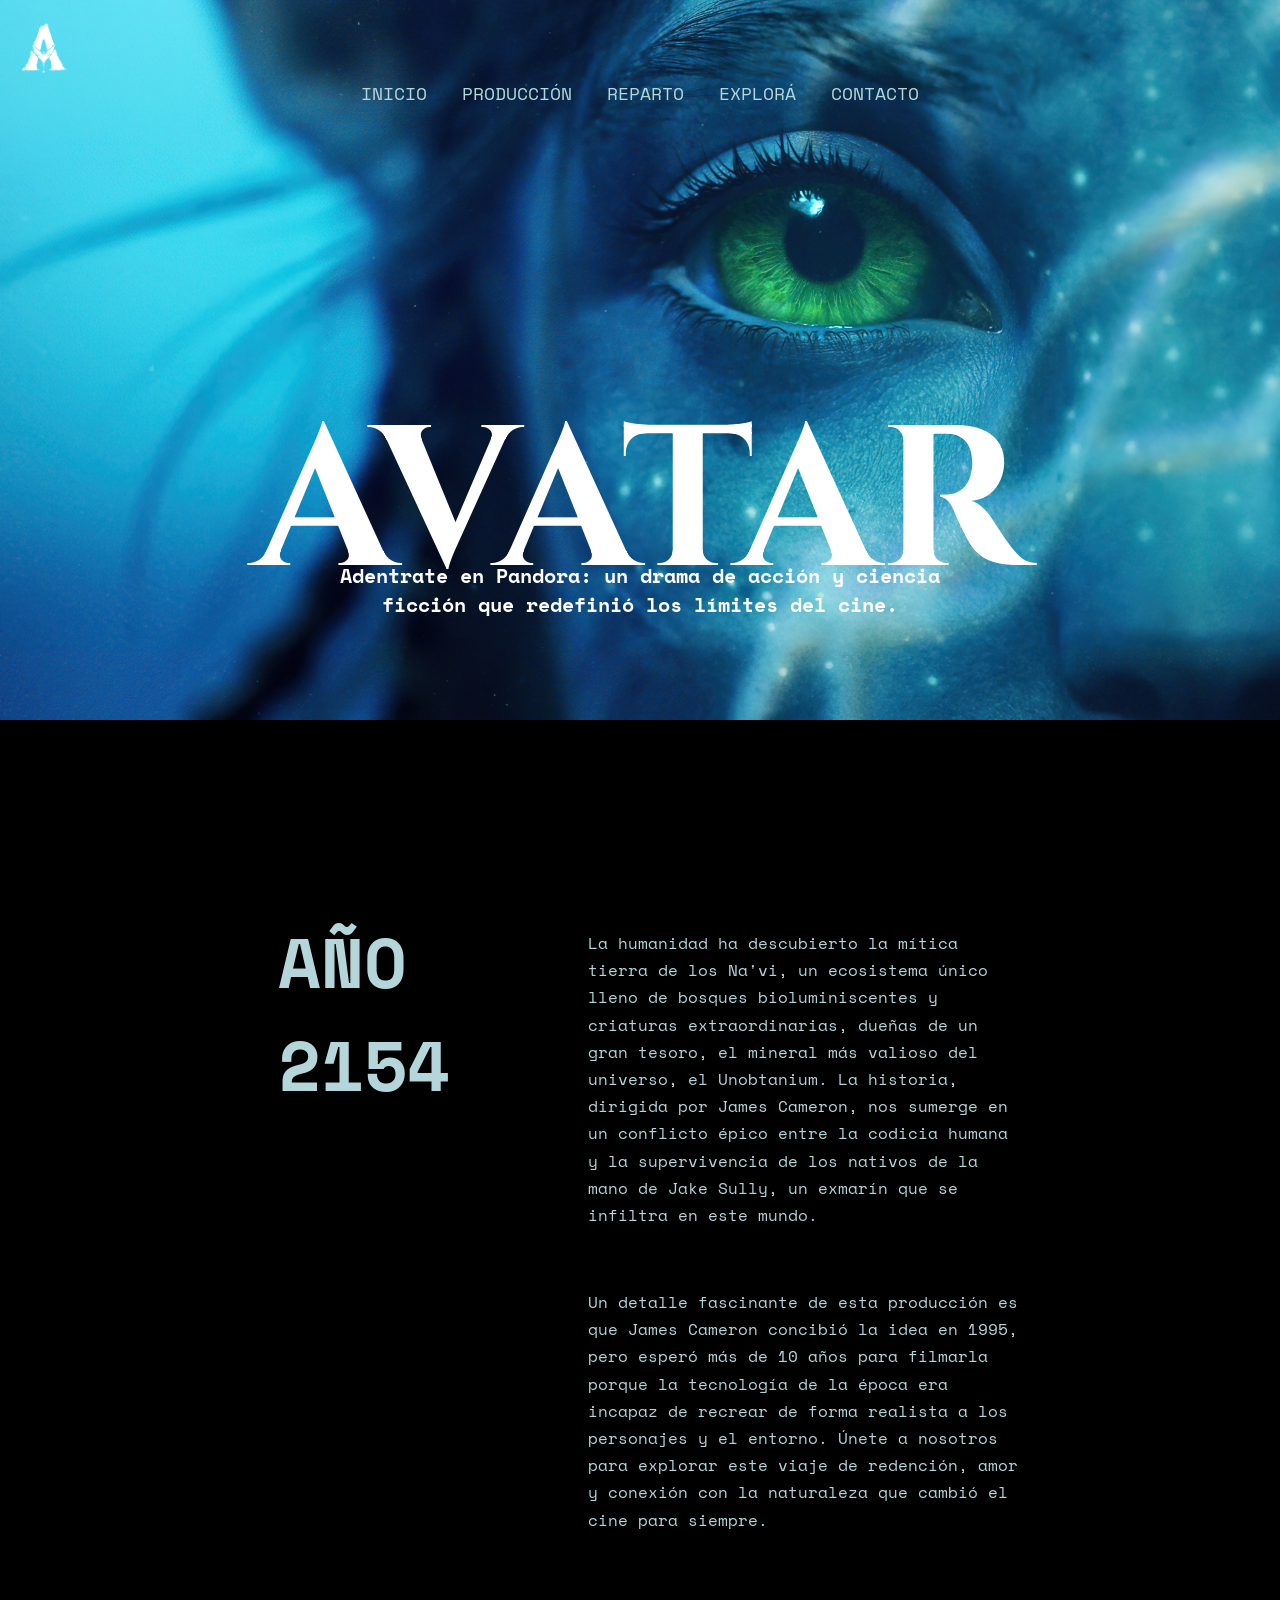
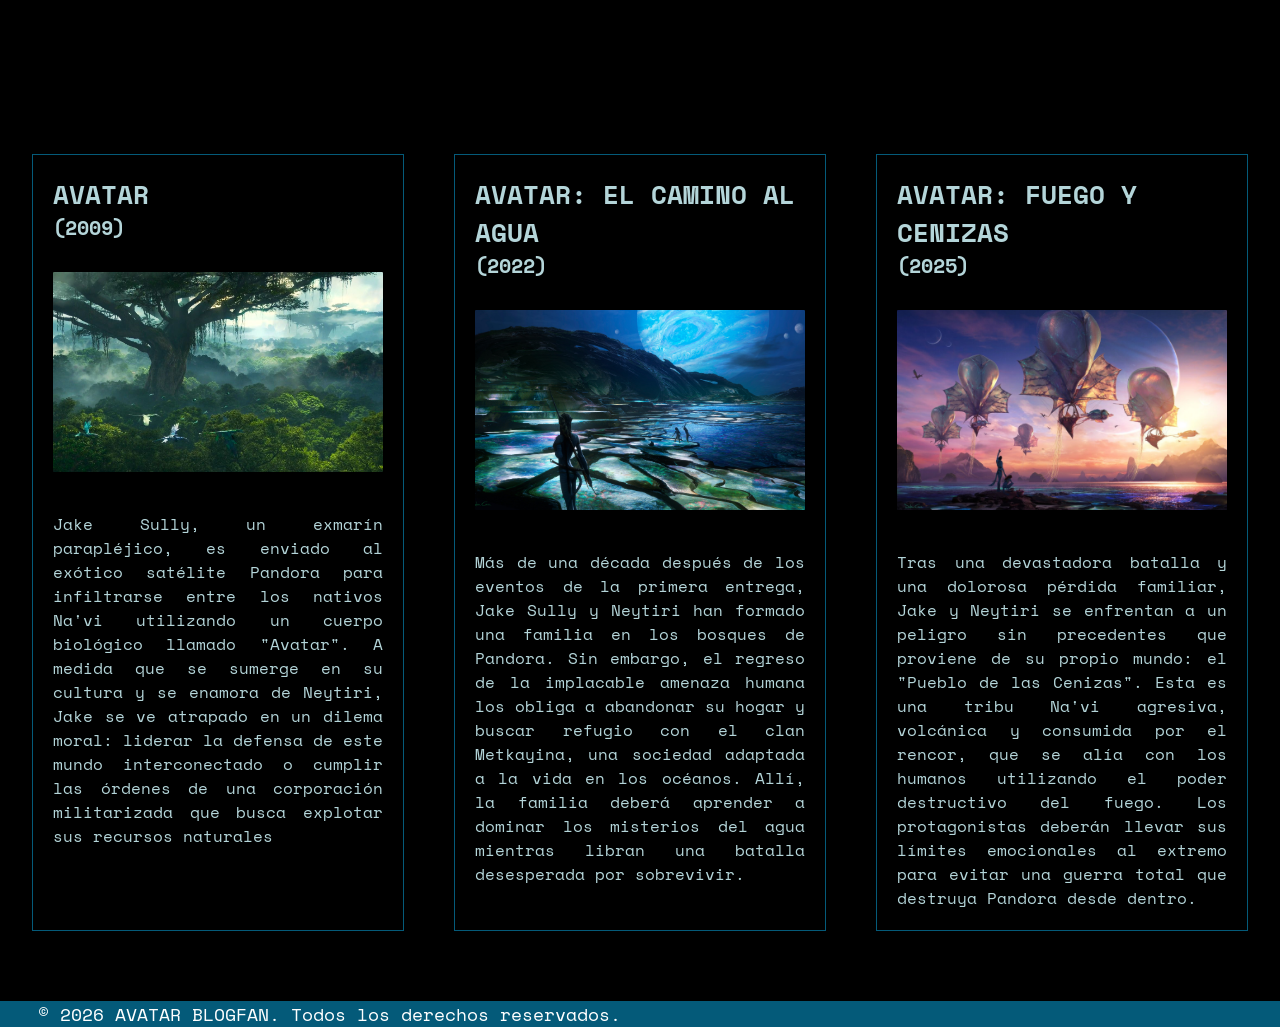
<file: index.html>
<!DOCTYPE html>
<html lang="en">

<head>
    <meta charset="UTF-8">
    <meta name="viewport" content="width=device-width, initial-scale=1.0">
    <title>Pagina principal</title>
    <link rel="preconnect" href="https://fonts.googleapis.com">
    <link rel="preconnect" href="https://fonts.gstatic.com" crossorigin>
    <link href="https://fonts.googleapis.com/css2?family=Space+Mono:ital,wght@0,400;0,700;1,400;1,700&display=swap" rel="stylesheet">

    <link rel="preconnect" href="https://fonts.googleapis.com">
    <link rel="preconnect" href="https://fonts.gstatic.com" crossorigin>
    <link href="https://fonts.googleapis.com/css2?family=Cinzel:wght@400..900&display=swap" rel="stylesheet">

    <link rel="stylesheet" href="./css/general.css">
</head>

<body>
    <header>
        <a href="./index.html">
            <img src="./img/logo avatar.png" alt="Logotipo Avatar" width="70">
        </a>
        <nav class="botones">
            
            <a href="#inicio"> INICIO</a>
            <a href="./pages/produccion.html"> PRODUCCIÓN</a>
            <a href="./pages/reparto.html">REPARTO</a>
            <a href="./pages/multimedia.html">EXPLORÁ</a>
            <a href="./pages/contacto.html">CONTACTO</a>
        </nav>

    </header>

    <main class="inicio">
        <section class="portada" id="inicio">

         <img src="./img/avatar imagen inicio.jpg" alt="Paisaje Pandora" width="100%">

         <article>
            <h1 class="titulo-grande">AVATAR</h1>
            <h2 class="pandora">Adentrate en Pandora: un drama de acción y ciencia ficción que redefinió los límites del
                cine.</h2>
         </article>
        </section>

        <section class="sinopsistodo">

         <article>
            <h2>AÑO 2154</h2>
            <p> La humanidad ha descubierto la mítica tierra de los Na'vi, un ecosistema único lleno de bosques
                bioluminiscentes y criaturas extraordinarias, dueñas de un gran tesoro, el mineral más valioso del
                universo, el Unobtanium.
                La historia, dirigida por James Cameron, nos sumerge en un conflicto épico entre la codicia humana y la
                supervivencia de los nativos de la mano de Jake Sully, un exmarín que se infiltra en este mundo.</p>
            <p>Un detalle fascinante de esta producción es que James Cameron concibió la idea en 1995, pero esperó más
                de 10 años para filmarla porque la tecnología de la época era incapaz de recrear de forma realista a los
                personajes y el entorno. Únete a nosotros para explorar este viaje de redención, amor y conexión con la
                naturaleza que cambió el cine para siempre.</p>

         </article>
        </section>


      <section class="pelis">

        <article id="avatar1">
            <h1>AVATAR</h1>
            <h2>(2009)</h2>
            <img src="./img/pandora.jpg" alt="avatar1" width="30%">
            <p>Jake Sully, un exmarín parapléjico, es enviado al exótico satélite Pandora para infiltrarse entre los
                nativos Na'vi utilizando un cuerpo biológico llamado "Avatar". A medida que se sumerge en su cultura y
                se enamora de Neytiri, Jake se ve atrapado en un dilema moral: liderar la defensa de este mundo
                interconectado o cumplir las órdenes de una corporación militarizada que busca explotar sus recursos
                naturales</p>
        </article>

        <article id="avatar2">
            <h1> AVATAR: EL CAMINO AL AGUA</h1>
            <h2>(2022) </h2>
            <img src="./img/avatar2.jpg" alt="avatar2" width="70%">
            <p>Más de una década después de los eventos de la primera entrega, Jake Sully y Neytiri han formado una
                familia en los bosques de Pandora. Sin embargo, el regreso de la implacable amenaza humana los obliga a
                abandonar su hogar y buscar refugio con el clan Metkayina, una sociedad adaptada a la vida en los
                océanos. Allí, la familia deberá aprender a dominar los misterios del agua mientras libran una batalla
                desesperada por sobrevivir.</p>
        </article>

        <article id="avatar3">
            <h1>AVATAR: FUEGO Y CENIZAS</h1>
            <h2>(2025) </h2>
            <img src="./img/avatar3.jpg" alt="avatar3" width="70%">
            <p>Tras una devastadora batalla y una dolorosa pérdida familiar, Jake y Neytiri se enfrentan a un peligro
                sin precedentes que proviene de su propio mundo: el "Pueblo de las Cenizas". Esta es una tribu Na'vi
                agresiva, volcánica y consumida por el rencor, que se alía con los humanos utilizando el poder
                destructivo del fuego. Los protagonistas deberán llevar sus límites emocionales al extremo para evitar
                una guerra total que destruya Pandora desde dentro.</p>
        </article>
      </section>

    </main>

    <footer>
        <p class="copy">&copy; 2026 AVATAR BLOGFAN. Todos los derechos reservados.</p>
    </footer>

</body>

</html>
</file>
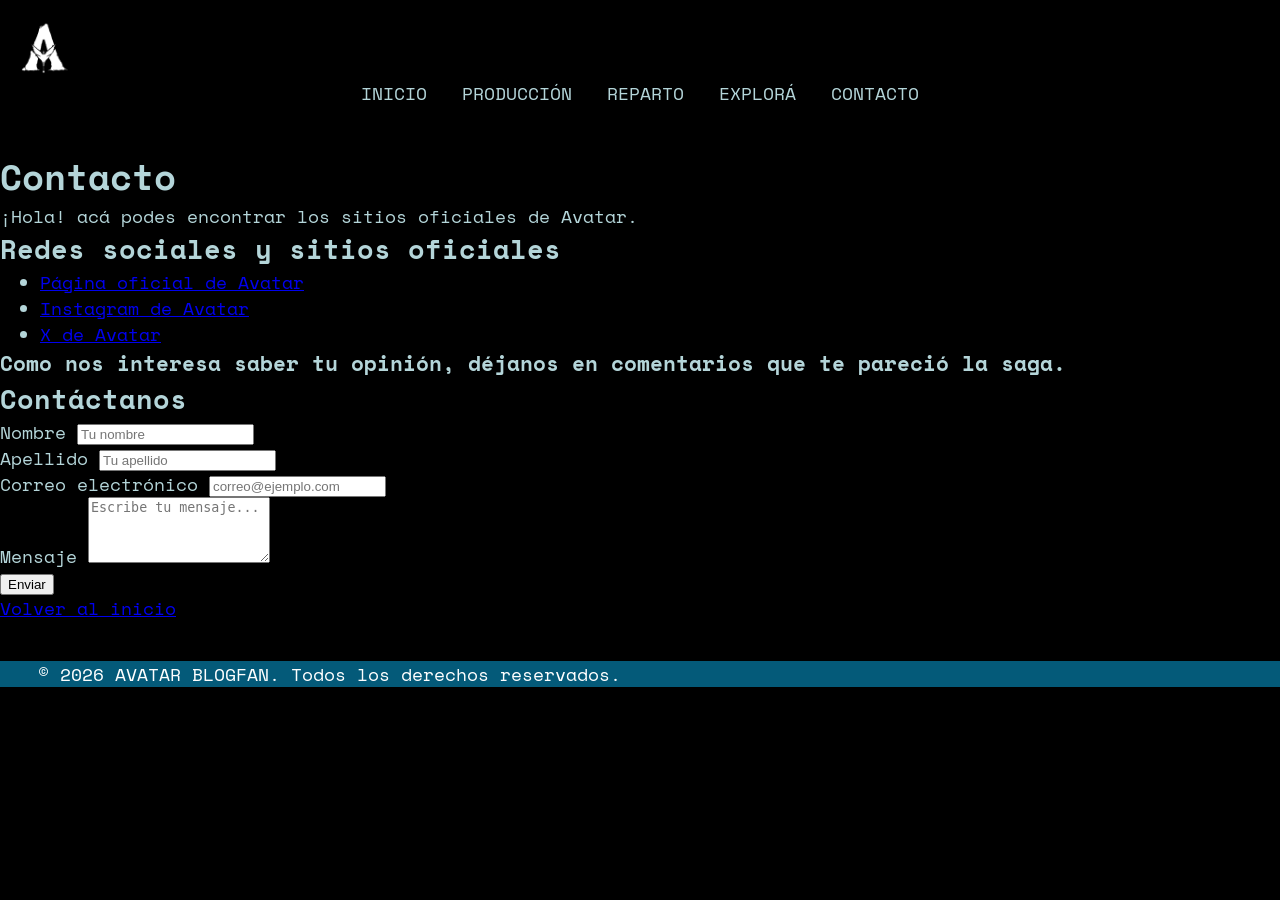
<file: pages/contacto.html>
<!DOCTYPE html>
<html lang="en">
<head>
    <meta charset="UTF-8">
    <meta name="viewport" content="width=device-width, initial-scale=1.0">
    <title>Contacto</title>
    <link rel="preconnect" href="https://fonts.googleapis.com">
    <link rel="preconnect" href="https://fonts.gstatic.com" crossorigin>
    <link href="https://fonts.googleapis.com/css2?family=Space+Mono:ital,wght@0,400;0,700;1,400;1,700&display=swap"
        rel="stylesheet">
    <link rel="stylesheet" href="../css/general.css">
    <link rel="stylesheet" href="../css/contacto.css">
    
</head>
<body>
    <header>
         <a href="../index.html">
            <img src="../img/logo avatar.png" alt="Logotipo Avatar" width="70">
        </a>
    <nav class="botones">
        <a href="../index.html#inicio">INICIO</a>
        <a href="./produccion.html"> PRODUCCIÓN</a>
        <a href="./reparto.html">REPARTO</a>
        <a href="./multimedia.html">EXPLORÁ</a>
        <a href="./contacto.html">CONTACTO</a>
    </nav>
    </header>
    <main>
        <h1>Contacto</h1>
         <p> ¡Hola! acá podes encontrar los sitios oficiales de Avatar.</p>
        <h2>Redes sociales y sitios oficiales</h2>
    <ul>
        <li><a href="https://www.avatar.com/">Página oficial de Avatar</a></li>
        <li><a href="https://www.instagram.com/avatar/?hl=es"> Instagram de Avatar</a></li>
        <li><a href="https://x.com/officialavatar">X de Avatar</a></li>
    </ul>
 
         <h3> Como nos interesa saber tu opinión, déjanos en comentarios que te pareció la saga.</h3>


    <div class="formulario">
        <h2>Contáctanos</h2>
        <form action="../index.html" method="POST">
            <div>
                <label for="nombre">Nombre</label>
                <input type="text" id="nombre" name="nombre" placeholder="Tu nombre" required>
            </div>

            <div>
                <label for="apellido">Apellido</label>
                <input type="text" id="apellido" name="apellido" placeholder="Tu apellido" required>
            </div>

            <div>
                <label for="email">Correo electrónico</label>
                <input type="email" id="email" name="email" placeholder="correo@ejemplo.com" required>
            </div>

            <div>
                <label for="mensaje">Mensaje</label>
                <textarea id="mensaje" name="mensaje" rows="4" placeholder="Escribe tu mensaje..." required></textarea>
            </div>

            <button type="submit">Enviar</button>
        </form>
        
        <p>
            <a href="../index.html#inicio">Volver al inicio</a>
        </p>
    </div>


    </main>

     <footer>
         <p class="copy">&copy; 2026 AVATAR BLOGFAN. Todos los derechos reservados.</p>
     </footer>

</body>
</html>
</file>
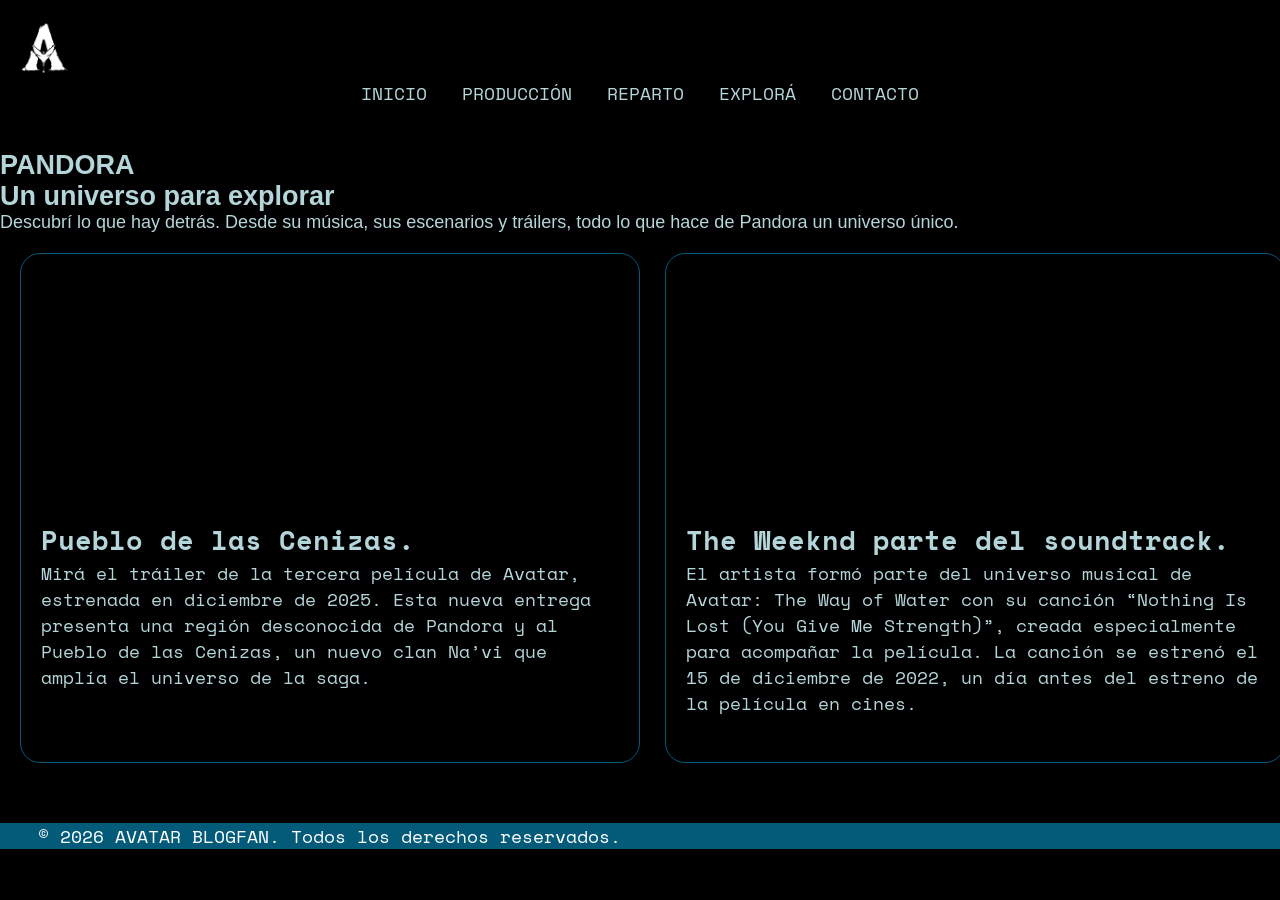
<file: pages/multimedia.html>
<!DOCTYPE html>
<html lang="en">
<head>
    <meta charset="UTF-8">
    <meta name="viewport" content="width=device-width, initial-scale=1.0">
    <title>multimedia</title>
    <link rel="preconnect" href="https://fonts.googleapis.com">
    <link rel="preconnect" href="https://fonts.gstatic.com" crossorigin>
    <link href="https://fonts.googleapis.com/css2?family=Space+Mono:ital,wght@0,400;0,700;1,400;1,700&display=swap"
        rel="stylesheet">
    <link rel="stylesheet" href="../css/general.css">
    <link rel="stylesheet" href="../css/multimedia.css">
</head>
<body>
    <header>
        <a href="../index.html">
            <img src="../img/logo avatar.png" alt="Logotipo Avatar" width="70">
        </a>
    <nav class="botones">
        <a href="../index.html#inicio">INICIO</a>
        <a href="./produccion.html"> PRODUCCIÓN</a>
        <a href="./reparto.html">REPARTO</a>
        <a href="./multimedia.html">EXPLORÁ</a>
        <a href="./contacto.html">CONTACTO</a>
    </nav>
        
    </header>
    <main>
         <section class="explora">
              <h1>PANDORA</h1>
              <h2> Un universo para explorar</h2>
              <p> Descubrí lo que hay detrás. Desde su música, sus escenarios y tráilers, todo lo que hace de Pandora un universo único.</p>
         </section>

       
    <div class="carrusel">

        
        <article class="tarjeta">
           <iframe width="560" height="315" src="https://www.youtube.com/embed/Ej_kZi6qX9w?si=oadyPXVOOV6quR5M" title="YouTube video player" frameborder="0" allow="accelerometer; autoplay; clipboard-write; encrypted-media; gyroscope; picture-in-picture; web-share" referrerpolicy="strict-origin-when-cross-origin" allowfullscreen></iframe>
        
            <h2>Pueblo de las Cenizas.</h2>
            <p>Mirá el tráiler de la tercera película de Avatar, estrenada en diciembre de 2025. Esta nueva entrega presenta una región desconocida de Pandora y al Pueblo de las Cenizas, un nuevo clan Na’vi que amplía el universo de la saga.</p>
        </article>

        <article class="tarjeta">
            
           <iframe width="560" height="315" src="https://www.youtube.com/embed/bDHD1ueL4a4?si=VfhvhmFeKyOxkCFv" title="YouTube video player" frameborder="0" allow="accelerometer; autoplay; clipboard-write; encrypted-media; gyroscope; picture-in-picture; web-share" referrerpolicy="strict-origin-when-cross-origin" allowfullscreen></iframe>
        
            <h2>The Weeknd parte del soundtrack.</h2>
            <p> El artista formó parte del universo musical de Avatar: The Way of Water con su canción “Nothing Is Lost (You Give Me Strength)”, creada especialmente para acompañar la película. La canción se estrenó el 15 de diciembre de 2022, un día antes del estreno de la película en cines.</p>
        </article>

        <article class="tarjeta">
            <iframe src="https://www.google.com/maps/embed?pb=!1m18!1m12!1m3!1d423284.69000255124!2d-118.41173260000001!3d34.02047895!2m3!1f0!2f0!3f0!3m2!1i1024!2i768!4f13.1!3m3!1m2!1s0x80c2c75ddc27da13%3A0xe22fdf6f254608f4!2sLos%20%C3%81ngeles%2C%20California%2C%20EE.%20UU.!5e0!3m2!1ses!2sar!4v1794846085373!5m2!1ses!2sar" width="600" height="450" style="border:0;" allowfullscreen="" loading="lazy" referrerpolicy="strict-origin-when-cross-origin"></iframe>
        
            <h2>La locación del rodaje.</h2>
            <p>Aunque parece un universo lejano, gran parte de Avatar fue producida en Los Ángeles, California. El Hangar Spruce Goose fue el escenario principal de captura de movimiento (performance capture). Aca se albergó el sistema de cámaras infrarrojas conocido como El Volumen, donde los actores grabaron sus escenas con trajes de sensores.</p>
        </article>
    </div>

    </main>

    <footer>
         <p class="copy">&copy; 2026 AVATAR BLOGFAN. Todos los derechos reservados.</p>
    </footer>
</body>
</html>
</file>
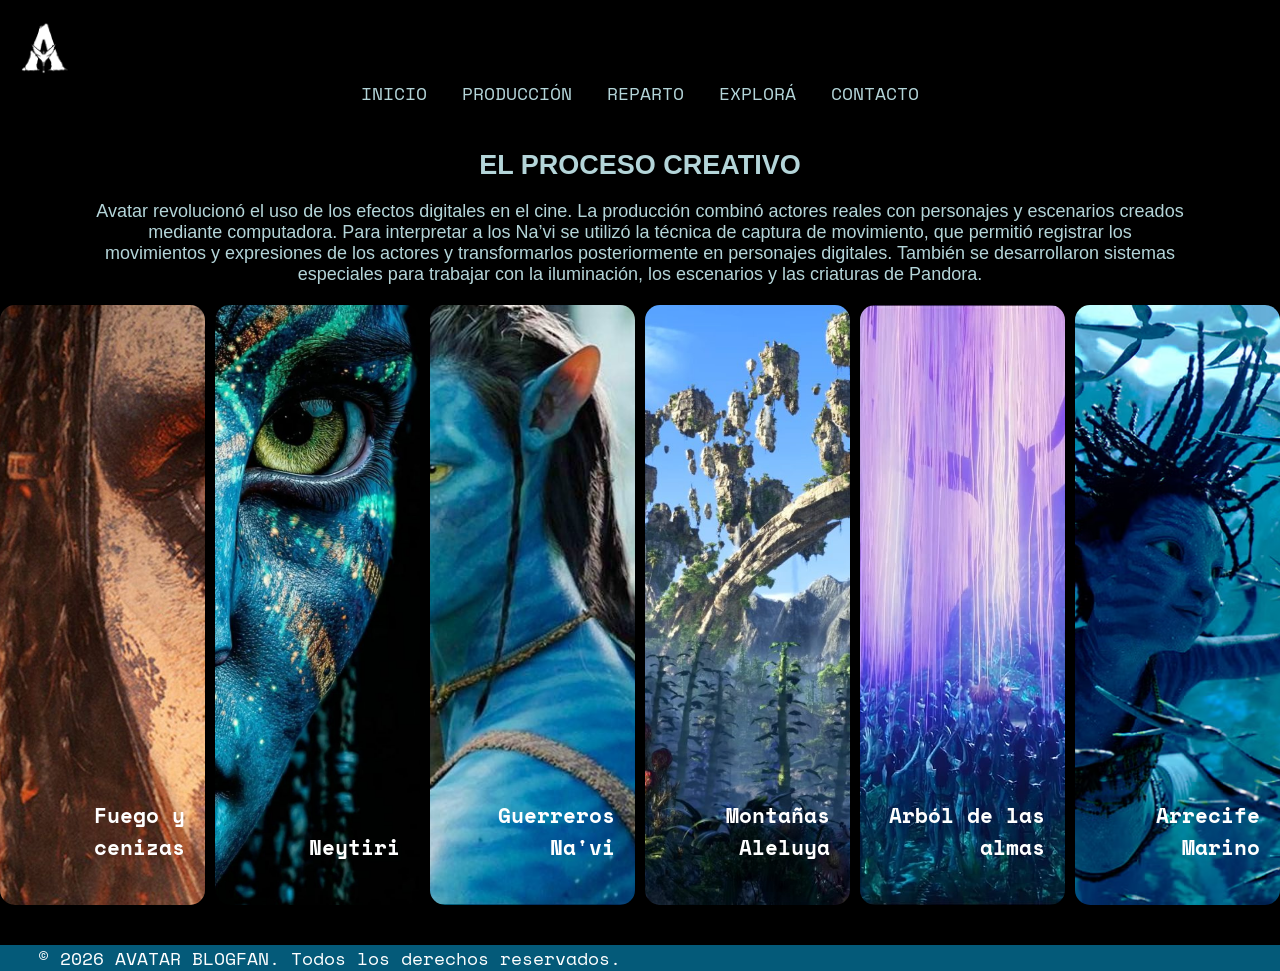
<file: pages/produccion.html>
<!DOCTYPE html>
<html lang="en">
<head>
    <meta charset="UTF-8">
    <meta name="viewport" content="width=device-width, initial-scale=1.0">
    <title>produccion</title>
    <link rel="preconnect" href="https://fonts.googleapis.com">
    <link rel="preconnect" href="https://fonts.gstatic.com" crossorigin>
    <link href="https://fonts.googleapis.com/css2?family=Space+Mono:ital,wght@0,400;0,700;1,400;1,700&display=swap"
        rel="stylesheet">
    <link rel="stylesheet" href="../css/general.css">
    <link rel="stylesheet" href="../css/produccion.css">
</head>
<body>
    <header> 
        <a href="../index.html">
            <img src="../img/logo avatar.png" alt="Logotipo Avatar" width="70">
        </a>
    <nav class="botones">
        <a href="../index.html#inicio">INICIO</a>
        <a href="./produccion.html"> PRODUCCIÓN</a>
        <a href="./reparto.html">REPARTO</a>
        <a href="./multimedia.html">EXPLORÁ</a>
        <a href="./contacto.html">CONTACTO</a>
    </nav>

    </header>
    <main>

        <section class="proceso">
            <h1> EL PROCESO CREATIVO</h1>
            <p>Avatar revolucionó el uso de los efectos digitales en el cine. La producción combinó actores reales con personajes y escenarios creados mediante computadora. Para interpretar a los Na’vi se utilizó la técnica de captura de movimiento, que permitió registrar los movimientos y expresiones de los actores y transformarlos posteriormente en personajes digitales. También se desarrollaron sistemas especiales para trabajar con la iluminación, los escenarios y las criaturas de Pandora.</p>
        </section>
         
<div class="galeria">
  <div class="columna" style="background-image: url('../img/avatar3\ ojo.jpg');">
    <div class="contenido">
    <h3>Fuego y cenizas</h3>
    <p> Avatar 3</p>
    </div>
  </div>

  <div class="columna" style="background-image: url('../img/Neytiri.png');">
    <div class="contenido">
    <h3>Neytiri</h3>
    <p>Avatar 2</p> 
    </div>
  </div>

  <div class="columna" style="background-image: url('../img/pandora\ inicio.jpg');">
    <div class="contenido">
    <h3> Guerreros Na'vi</h3>
    <p>Avatar</p>
    </div>
  </div>

  <div class="columna" style="background-image: url('../img/pandora\ 1.jpg');">
   <div class="contenido">
    <h3>Montañas Aleluya</h3>
    <p> Ayram alusìng</p>
    </div>
  </div>

  <div class="columna" style="background-image: url('../img/arbol.jpg');">
    <div class="contenido">
    <h3>Arból de las almas</h3>
    <p>Vitraya Ramunong</p>     
    <!-- profe es el nombre en idioma avatar xd -->
    </div>
  </div>

  <div class="columna" style="background-image: url('../img/marinp.avif');">
    <div class="contenido">
    <h3>Arrecife Marino</h3>
    <p>Aldea Metkayina</p>
    </div>
  </div>

</div>

    </main>
    <footer>
         <p class="copy">&copy; 2026 AVATAR BLOGFAN. Todos los derechos reservados.</p>
    </footer>
    
</body>
</html>
</file>
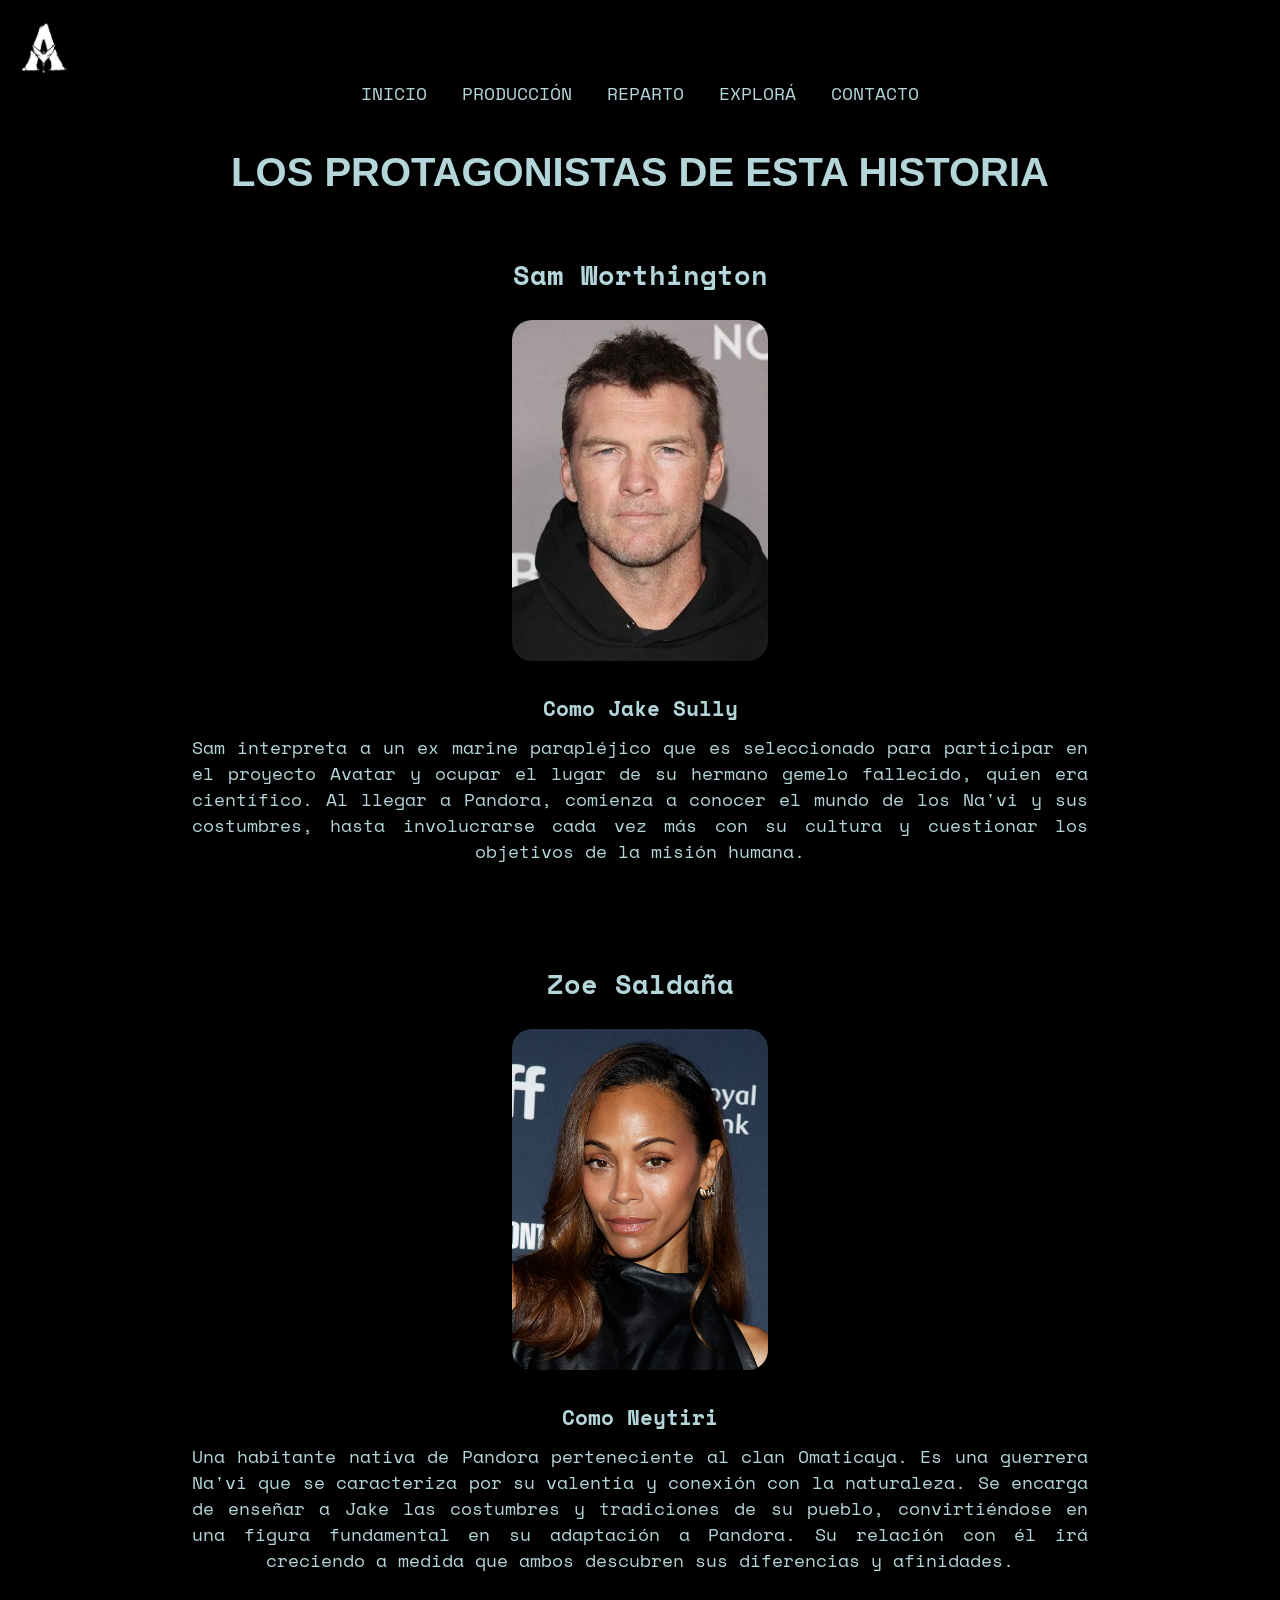
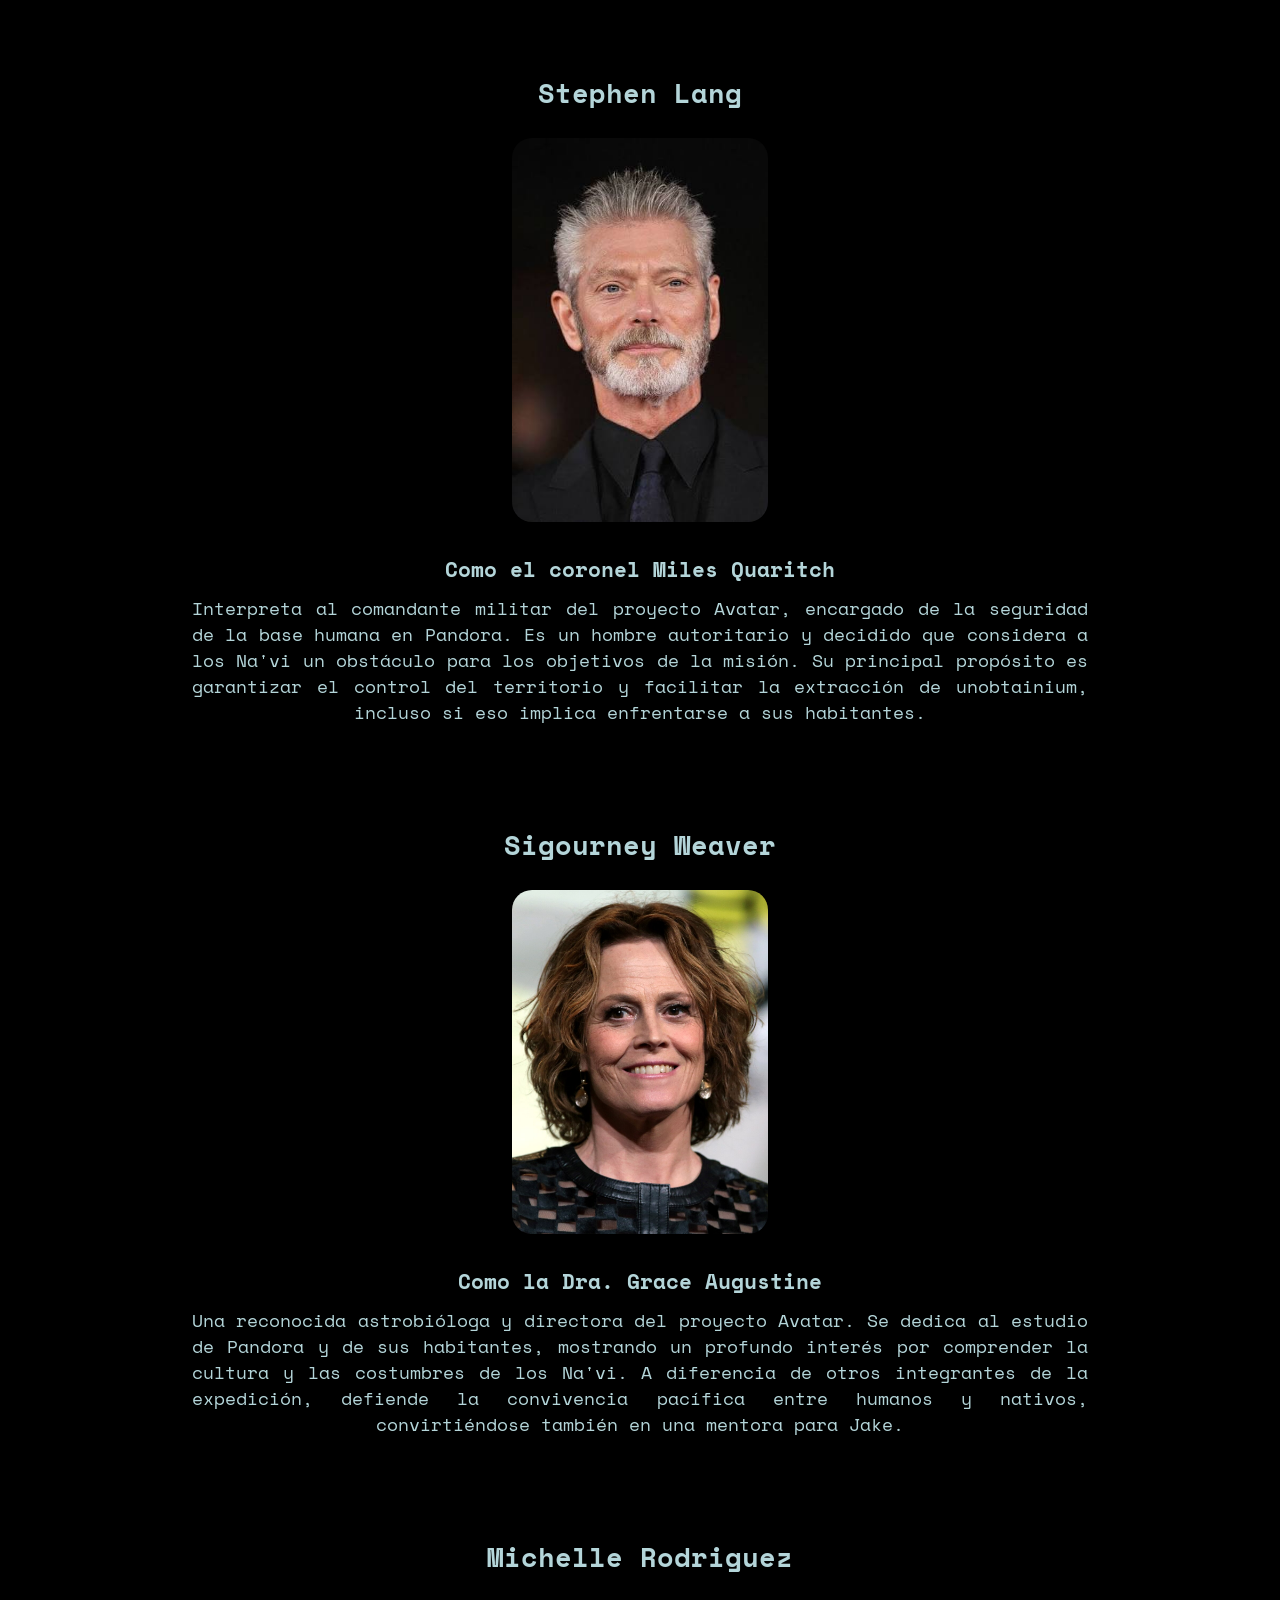
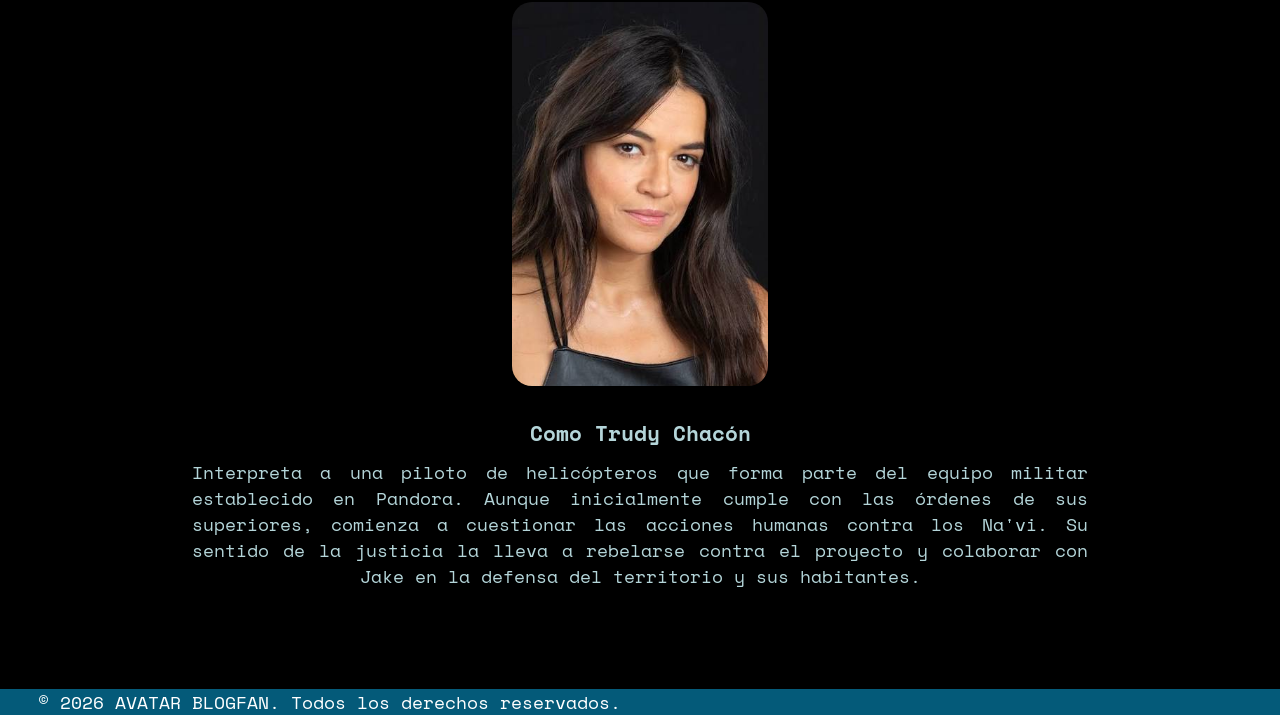
<file: pages/reparto.html>
<!DOCTYPE html>
<html lang="en">
<head>
    <meta charset="UTF-8">
    <meta name="viewport" content="width=device-width, initial-scale=1.0">
    <title>Reparto</title>
    <link rel="preconnect" href="https://fonts.googleapis.com">
    <link rel="preconnect" href="https://fonts.gstatic.com" crossorigin>
    <link href="https://fonts.googleapis.com/css2?family=Space+Mono:ital,wght@0,400;0,700;1,400;1,700&display=swap"
        rel="stylesheet">
    <link rel="stylesheet" href="../css/general.css">
    <link rel="stylesheet" href="../css/reparto.css">
</head>

<body> 
    
    <header>  
        <a href="../index.html">
            <img src="../img/logo avatar.png" alt="Logotipo Avatar" width="70">
        </a>
    <nav class="botones">
        <a href="../index.html#inicio">INICIO</a>
        <a href="./produccion.html"> PRODUCCIÓN</a>
        <a href="./reparto.html">REPARTO</a>
        <a href="./multimedia.html">EXPLORÁ</a>
        <a href="./contacto.html">CONTACTO</a>
    </nav>
    </header>

    <main>

     <article>
        <h1>LOS PROTAGONISTAS DE ESTA HISTORIA</h1>
     </article>
    
    <div class="actores">
     <h2>Sam Worthington</h2>
     <img src="../img/sam.jpg" alt="actor Sam" width="20%">
     <h3>Como Jake Sully</h3>
     <p>Sam interpreta a un ex marine parapléjico que es seleccionado para participar en el proyecto Avatar y ocupar el lugar de su hermano gemelo fallecido, quien era científico. Al llegar a Pandora, comienza a conocer el mundo de los Na'vi y sus costumbres, hasta involucrarse cada vez más con su cultura y cuestionar los objetivos de la misión humana.</p>

     <h2>Zoe Saldaña</h2>
     <img src="../img/zoe.jpg" alt="actriz Zoe" width="20%">
     <h3>Como Neytiri</h3>
     <p>Una habitante nativa de Pandora perteneciente al clan Omaticaya. Es una guerrera Na'vi que se caracteriza por su valentía y conexión con la naturaleza. Se encarga de enseñar a Jake las costumbres y tradiciones de su pueblo, convirtiéndose en una figura fundamental en su adaptación a Pandora. Su relación con él irá creciendo a medida que ambos descubren sus diferencias y afinidades.</p>

     <h2>Stephen Lang</h2>
     <img src="../img/stephen.jpg" alt="actor Stephen" width="20%">
     <h3>Como el coronel Miles Quaritch</h3>
     <p>Interpreta al comandante militar del proyecto Avatar, encargado de la seguridad de la base humana en Pandora. Es un hombre autoritario y decidido que considera a los Na'vi un obstáculo para los objetivos de la misión. Su principal propósito es garantizar el control del territorio y facilitar la extracción de unobtainium, incluso si eso implica enfrentarse a sus habitantes. </p>

     <h2>Sigourney Weaver</h2>
     <img src="../img/Sigourney.jpg" alt="actriz Sigourney" width="20%">
     <h3>Como la Dra. Grace Augustine</h3>
     <p> Una reconocida astrobióloga y directora del proyecto Avatar. Se dedica al estudio de Pandora y de sus habitantes, mostrando un profundo interés por comprender la cultura y las costumbres de los Na'vi. A diferencia de otros integrantes de la expedición, defiende la convivencia pacífica entre humanos y nativos, convirtiéndose también en una mentora para Jake.</p>

     <h2>Michelle Rodriguez</h2>
     <img src="../img/michelle.jpg" alt="actriz Michelle" width="20%">
     <h3>Como Trudy Chacón</h3>
     <p> Interpreta a una piloto de helicópteros que forma parte del equipo militar establecido en Pandora. Aunque inicialmente cumple con las órdenes de sus superiores, comienza a cuestionar las acciones humanas contra los Na'vi. Su sentido de la justicia la lleva a rebelarse contra el proyecto y colaborar con Jake en la defensa del territorio y sus habitantes.</p>
    </div>

    </main>

    <footer>
     <p class="copy">&copy; 2026 AVATAR BLOGFAN. Todos los derechos reservados.</p>
    </footer>

</body>
</html>
</file>
<file: css/general.css>
*{
    margin: 0;
}

body {
    background-color:#000000;
    color: #B4D5D9;
    font-size:18px;
    font-family: "Space Mono", monospace;
    font-weight: 400;
    font-style: normal;
}
header {
    position: absolute;
    top: 0;
    left: 0;
    width: 100%;
    z-index: 10;
}
.inicio {
    display: flex;
    flex-direction: column;
    gap: 40px;
}
.portada {
    position: relative;
    width: 100%;
}

.portada img {
    width: 100%;
    display: block;
}

.titulo-grande {
    position: absolute;
    top: 70%;
    left: 50%;
    transform: translate(-50%, -50%);
    z-index: 5;
    color: white;
    font-size: 200px;
    font-family: cinzel;
}

.pandora
{
     font-size: 20px; 
     text-align: center;
     position: absolute;
     top: 82%;
     left: 50%;
     transform: translate(-50%, -50%);
     z-index: 5;
     color: white;
     
}

a img{
    margin-top: 20px;
    margin-left: 10px;
}

.sinopsistodo{
    width: 80%;
    margin: 0 auto;
}

.sinopsistodo article {
    display: grid;
    grid-template-columns: 40% 60%;
    gap: 40px 20px;
    padding: 150px;
}


.sinopsistodo h2 {
    grid-column: 1;
    text-align: left;
    font-size: 70px;
}

.sinopsistodo p {
    grid-column: 2;
    color: #B4D5D9;
    font-size: 16px;
    line-height: 1.7;
    margin: 0;
    margin-top: 20px;
}

p
{
    color: #B4D5D9 ;
    margin: auto;
}


article:last-child {
  margin-bottom: 0;
}

.botones
{ display: flex;
  justify-content: center;
  gap: 35px;
  align-items: center;
  font-size: 18px ;
}

.botones a {
    text-decoration: none;
    transition: all 0.3s ease;
    color: #B4D5D9;
}

.botones a:hover {
    color: #00DDF5;
    transform: scale(1.15);
}



footer
{
  margin-top: 40px;
  background-color: #045a79
}

.copy
{
  color: white;
  font-size: large;
  margin-left: 3%;
}



.pelis {
    
    display: flex;
    width: 95%;
    max-width: 1600px;
    margin: 0 auto;
    margin-top: 30px;
    margin-bottom: 30px;
    gap: 50px;
    justify-content: flex-start;
    box-sizing: border-box;

}

.pelis article {
  
    flex: 1 1 0;
    min-width: 0;
    box-sizing: border-box;
    padding: 20px;
    border-radius: 0%;
    border: 1px solid #045a79;
}

.pelis article h1 {
    font-size: 26px;
}
.pelis article h2{
    font-size: 20px;
}

.pelis article img {
    width: 100%;
    height: 200px;
    object-fit: cover;
    border-radius: 1px;
    display: block;
    margin-bottom: 40px;
    margin-top: 30px;
}

.pelis article p {
    text-align:justify;
    line-height: 1.5;
    font-size: 16px;

}
</file>
<file: css/contacto.css>
main {
    width: 100%;
    max-width: 1600px;
    margin-inline: auto;
    padding-top: 150px;
}
</file>
<file: css/multimedia.css>
.escala169{
    aspect-ratio: 16/9;
}
main {
    width: 100%;
    max-width: 1600px;
    margin-inline: auto;
    padding-top: 150px;
}

.carrusel {
    display: flex;
    gap: 25px;
    overflow-x: auto;
    padding: 20px;
    scroll-behavior: smooth;
}

.tarjeta {
  
  flex: 0 0 50%;                
  box-sizing: border-box;
  border: 1px solid #045a79;
  border-radius: 20px;
  padding: 20px;

}

.tarjeta iframe {
    width: 100%;
    height: 240px;
    object-fit: cover;
}
.explora {
    font-family: 'Gill Sans', 'Gill Sans MT', Calibri, 'Trebuchet MS', sans-serif;
}
</file>
<file: css/produccion.css>
main {
    width: 100%;
    max-width: 1600px;
    margin-inline: auto;
    padding-top: 150px;
}
.galeria {
  display: flex;
  width: 100%;
  height: 600px; 
  gap: 10px;   
}

.columna {
  flex: 1;
  background-size: cover;
  background-position: center;
  border-radius: 15px;
  cursor: pointer;
  transition: flex 0.5s ease;
  
  display: flex;
  align-items: flex-end;  
  justify-content: flex-end;
  padding: 20px;
  color: white;
  overflow: hidden;
}

.columna:hover {
  flex: 5; 
}
.contenido {
  display: flex;
  flex-direction: column;
  text-align: right;
}
.contenido p {
  margin: 0;
  font-size: 0.95rem;
  max-width: 280px;
  opacity: 0;
  transition: opacity 0.3s ease;
}

.columna:hover .contenido p {
  opacity: 1;
  transition-delay: 0.2s;
}

.proceso
{
    font-family: 'Gill Sans', 'Gill Sans MT', Calibri, 'Trebuchet MS', sans-serif;
    text-align: center;
    margin-bottom: 20px;
}
.proceso p
{
    margin-top: 20px;
    max-width: 85%;
}
</file>
<file: css/reparto.css>
.actores
{
  text-align: center;
  display: block;
}

.actores p {
    max-width: 70%;
    margin-top: 10px;
    margin-bottom: 100px;
    text-align: justify;
    text-align-last: center;

}

main {
    width: 100%;
    max-width: 1600px;
    margin-inline: auto;
    padding-top: 150px;
}
article h1{
text-align: center;
font-family: 'Gill Sans', 'Gill Sans MT', Calibri, 'Trebuchet MS', sans-serif;
font-size: 40px;
margin-bottom: 60px;
}
.actores img {
  margin-top: 25px;
margin-bottom: 25px;
border-radius: 20px;
}
</file>
